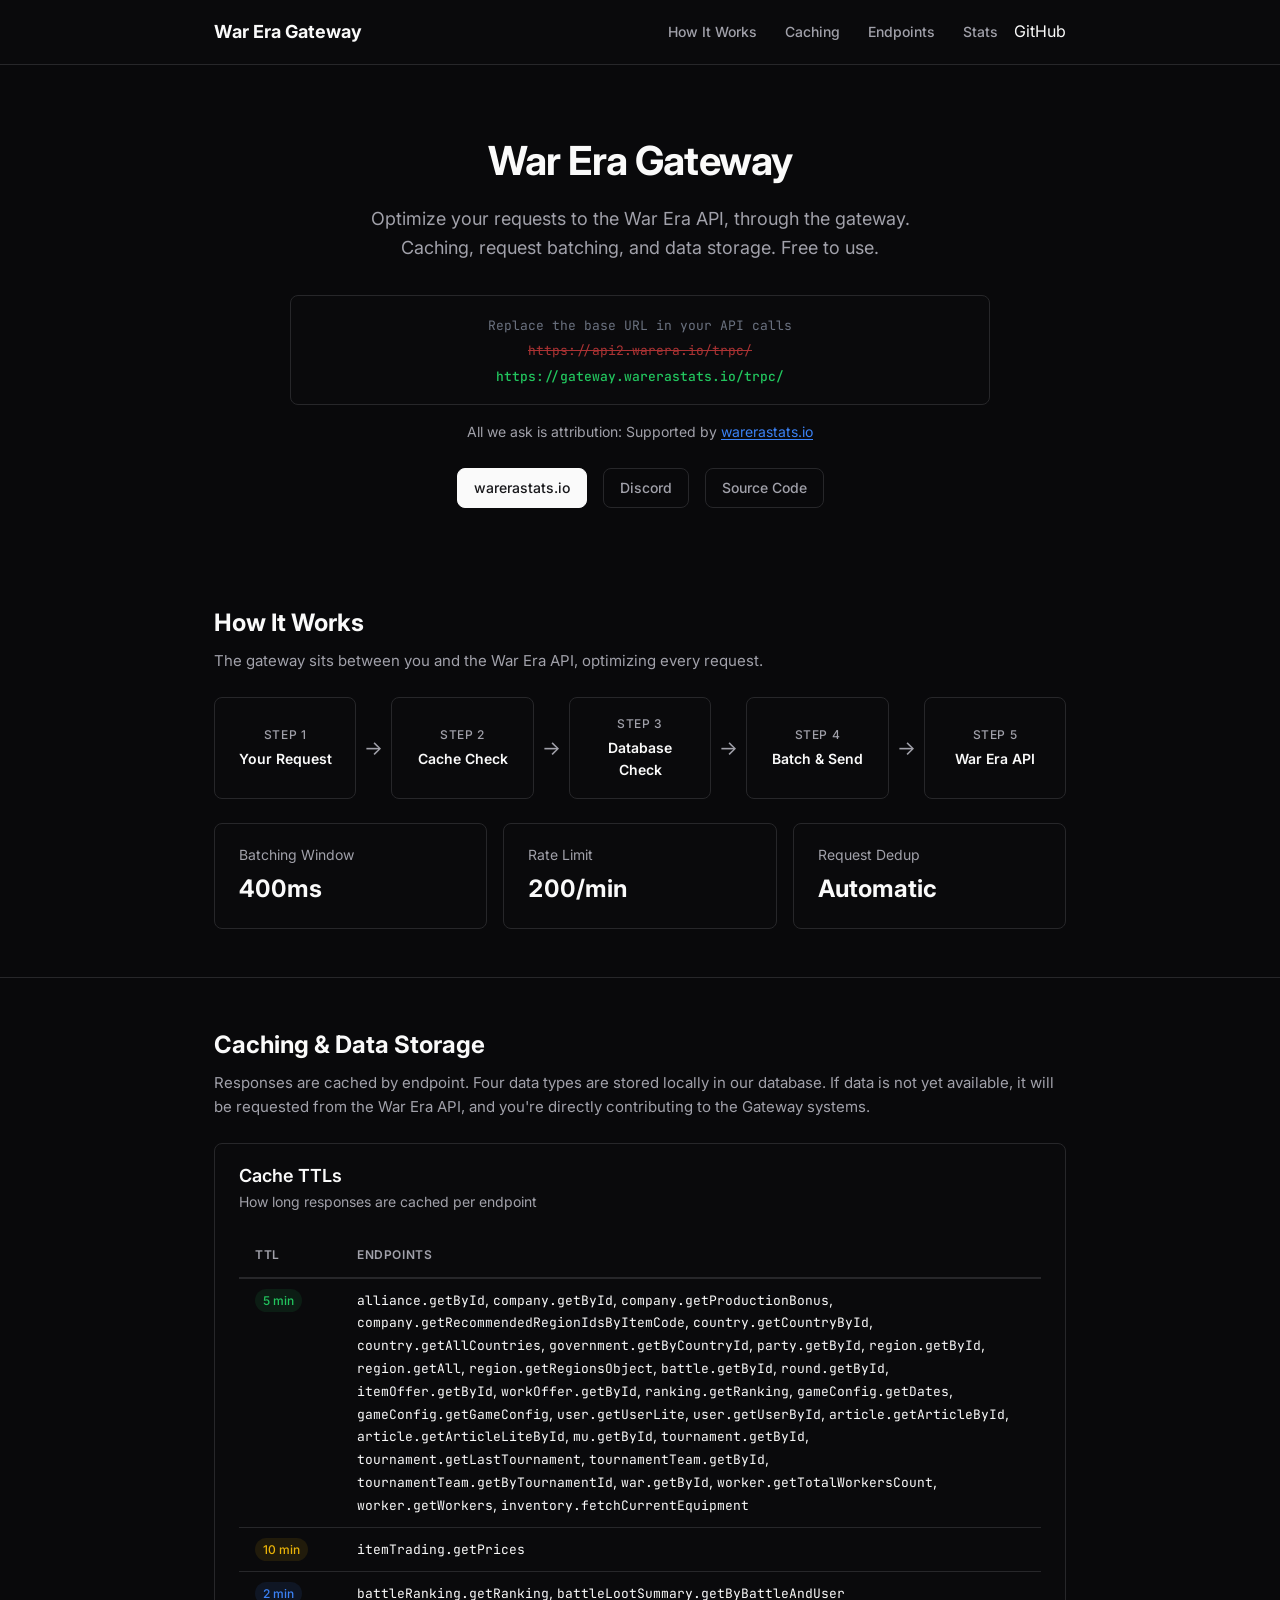
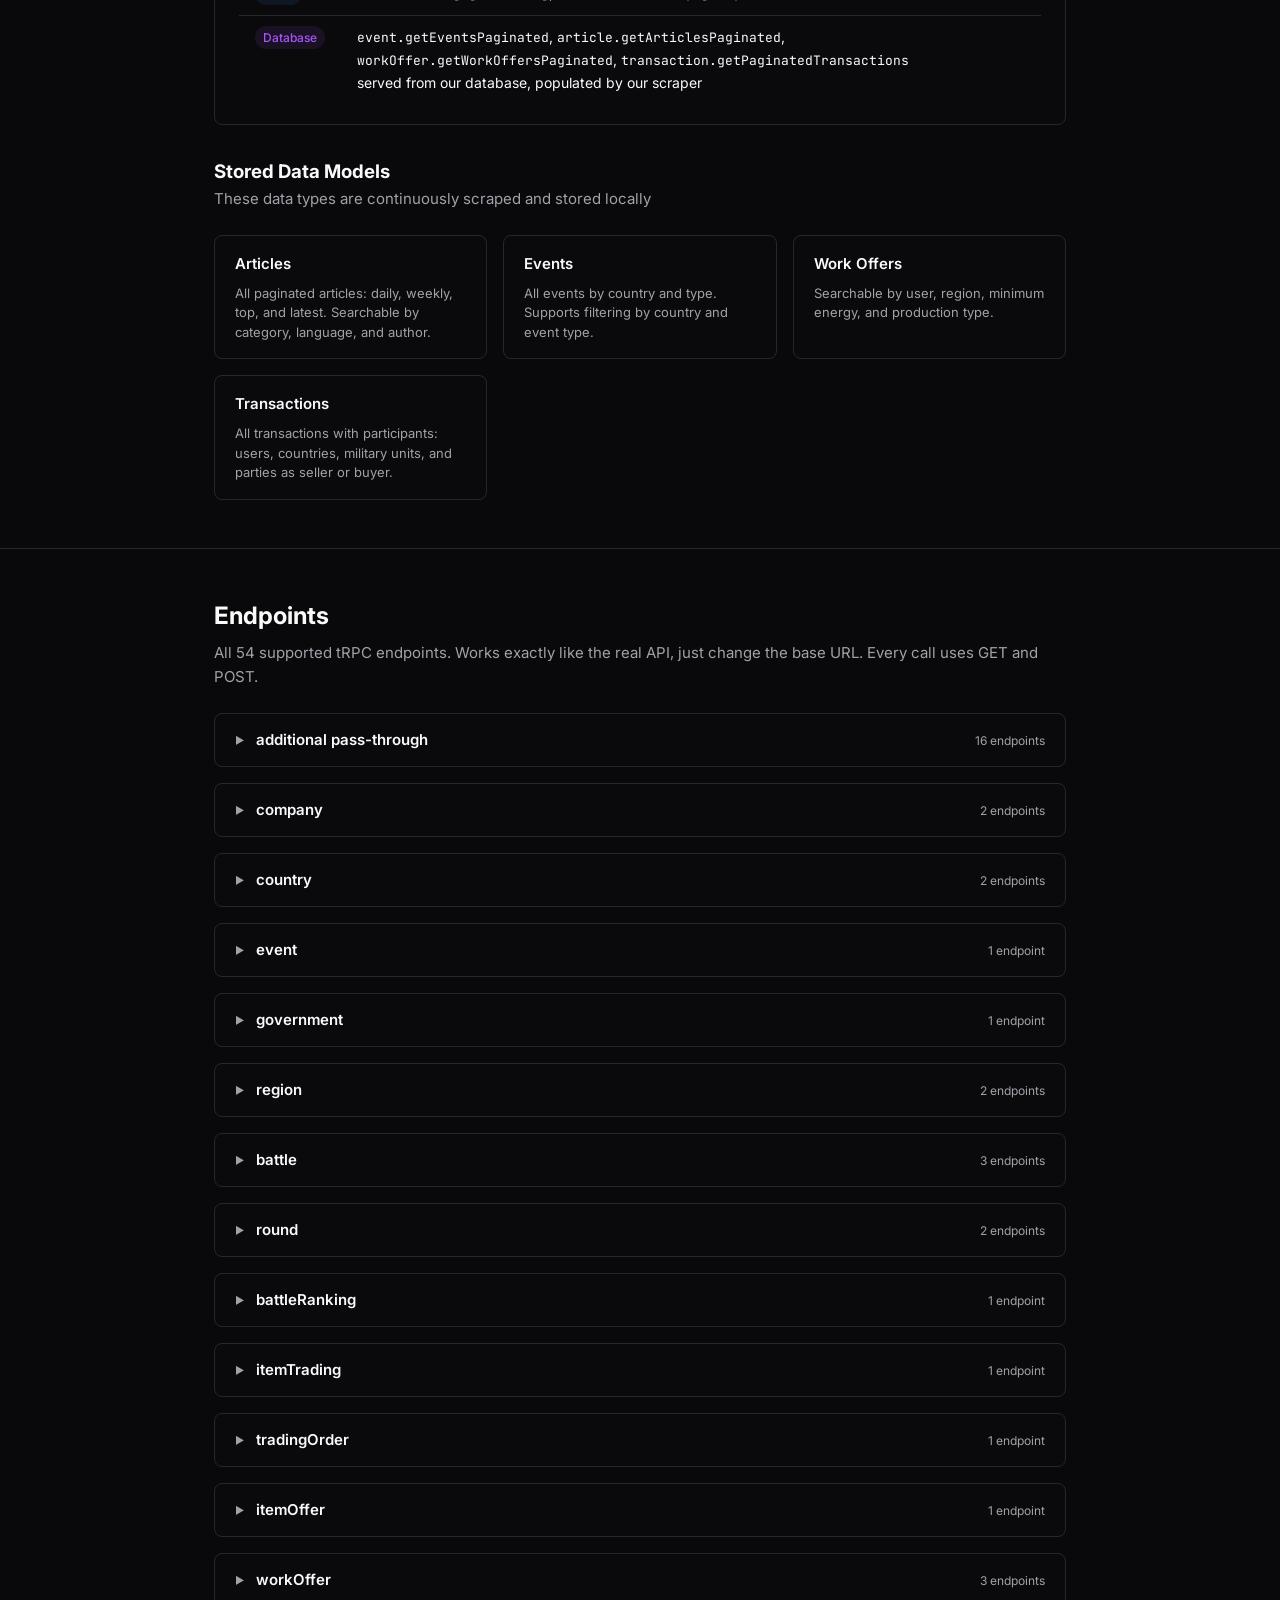
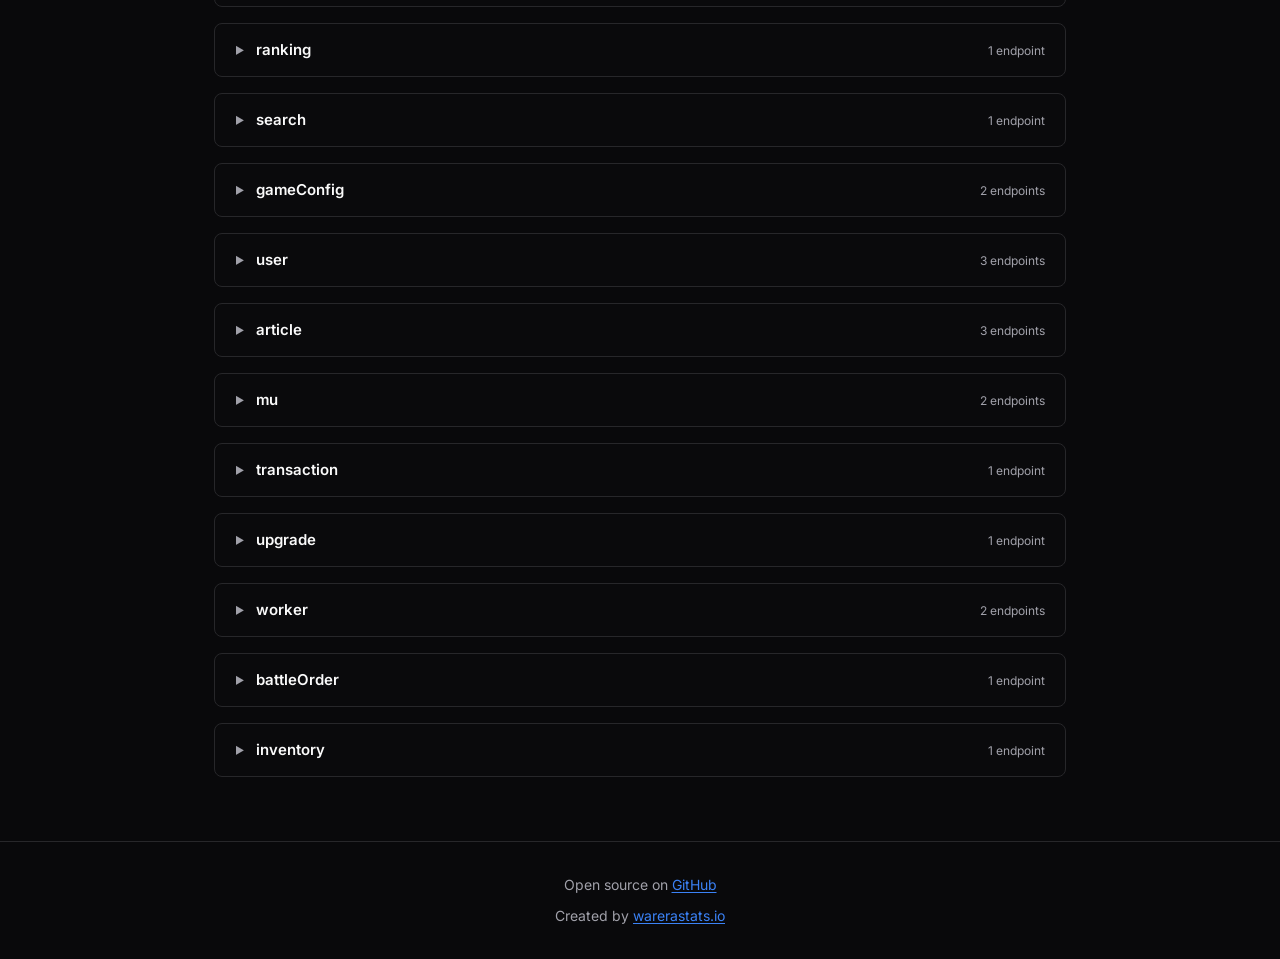
<file: static/index.html>
<!doctype html>
<html lang="en">
  <head>
    <meta charset="UTF-8" />
    <meta name="viewport" content="width=device-width, initial-scale=1.0" />
    <title>War Era Gateway</title>
    <meta
      name="description"
      content="Optimize your requests to the War Era API with caching, batching, and data storage."
    />
    <link rel="preconnect" href="https://fonts.googleapis.com" />
    <link rel="preconnect" href="https://fonts.gstatic.com" crossorigin />
    <link
      href="https://fonts.googleapis.com/css2?family=Inter:wght@400;500;600;700&family=JetBrains+Mono:wght@400;500&display=swap"
      rel="stylesheet"
    />
    <link rel="stylesheet" href="/static/style.css" />
  </head>
  <body>
    <nav class="nav">
      <div class="container nav-inner">
        <span class="nav-logo">War Era Gateway</span>
        <div class="nav-links">
          <a href="#how-it-works">How It Works</a>
          <a href="#caching">Caching</a>
          <a href="#endpoints">Endpoints</a>
          <a href="/stats">Stats</a>
          <aa
            href="https://github.com/Hattorius/War-Era-Gateway"
            target="_blank"
            rel="noopener"
            >GitHub</a
          >
        </div>
      </div>
    </nav>

    <header class="hero">
      <div class="container">
        <h1>War Era Gateway</h1>
        <p class="subtitle">
          Optimize your requests to the War Era API, through the gateway.
          Caching, request batching, and data storage. Free to use.
        </p>

        <div class="quickstart">
          <div class="code-block">
            <code
              ><span class="comment"
                >Replace the base URL in your API calls</span
              ><br />
              <span class="url-old">https://api2.warera.io/trpc/</span><br />
              <span class="url-new"
                >https://gateway.warerastats.io/trpc/</span
              ></code
            >
          </div>
          <p class="attribution">
            All we ask is attribution: Supported by
            <a href="https://warerastats.io/" target="_blank" rel="noopener"
              >warerastats.io</a
            >
          </p>
        </div>

        <div class="hero-links">
          <a
            href="https://warerastats.io/"
            target="_blank"
            rel="noopener"
            class="primary"
            >warerastats.io</a
          >
          <a href="https://discord.gg/VFcpPDys4b" target="_blank" rel="noopener"
            >Discord</a
          >
          <a
            href="https://github.com/Hattorius/War-Era-Gateway"
            target="_blank"
            rel="noopener"
            >Source Code</a
          >
        </div>
      </div>
    </header>

    <section id="how-it-works">
      <div class="container">
        <div class="section-header">
          <h2>How It Works</h2>
          <p>
            The gateway sits between you and the War Era API, optimizing every
            request.
          </p>
        </div>

        <div class="flow">
          <div class="flow-step">
            <span class="step-label">Step 1</span>
            <span class="step-title">Your Request</span>
          </div>
          <div class="flow-arrow">&rarr;</div>
          <div class="flow-step">
            <span class="step-label">Step 2</span>
            <span class="step-title">Cache Check</span>
          </div>
          <div class="flow-arrow">&rarr;</div>
          <div class="flow-step">
            <span class="step-label">Step 3</span>
            <span class="step-title">Database Check</span>
          </div>
          <div class="flow-arrow">&rarr;</div>
          <div class="flow-step">
            <span class="step-label">Step 4</span>
            <span class="step-title">Batch &amp; Send</span>
          </div>
          <div class="flow-arrow">&rarr;</div>
          <div class="flow-step">
            <span class="step-label">Step 5</span>
            <span class="step-title">War Era API</span>
          </div>
        </div>

        <div class="stats-row">
          <div class="stat-card">
            <p class="stat-label">Batching Window</p>
            <p class="stat-value">400ms</p>
          </div>
          <div class="stat-card">
            <p class="stat-label">Rate Limit</p>
            <p class="stat-value">200/min</p>
          </div>
          <div class="stat-card">
            <p class="stat-label">Request Dedup</p>
            <p class="stat-value">Automatic</p>
          </div>
        </div>
      </div>
    </section>

    <section id="caching">
      <div class="container">
        <div class="section-header">
          <h2>Caching &amp; Data Storage</h2>
          <p>
            Responses are cached by endpoint. Four data types are stored locally
            in our database. If data is not yet available, it will be
            requested from the War Era API, and you're directly contributing to
            the Gateway systems.
          </p>
        </div>

        <div class="card">
          <div class="card-header">
            <h3 class="card-title">Cache TTLs</h3>
            <p class="card-description">
              How long responses are cached per endpoint
            </p>
          </div>
          <div class="card-content">
            <table class="cache-table">
              <thead>
                <tr>
                  <th>TTL</th>
                  <th>Endpoints</th>
                </tr>
              </thead>
              <tbody>
                <tr>
                  <td><span class="badge badge-green">5 min</span></td>
                  <td>
                    <span class="mono">alliance.getById</span>,
                    <span class="mono">company.getById</span>,
                    <span class="mono">company.getProductionBonus</span>,
                    <span class="mono"
                      >company.getRecommendedRegionIdsByItemCode</span
                    >,
                    <span class="mono">country.getCountryById</span>,
                    <span class="mono">country.getAllCountries</span>,
                    <span class="mono">government.getByCountryId</span>,
                    <span class="mono">party.getById</span>,
                    <span class="mono">region.getById</span>,
                    <span class="mono">region.getAll</span>,
                    <span class="mono">region.getRegionsObject</span>,
                    <span class="mono">battle.getById</span>,
                    <span class="mono">round.getById</span>,
                    <span class="mono">itemOffer.getById</span>,
                    <span class="mono">workOffer.getById</span>,
                    <span class="mono">ranking.getRanking</span>,
                    <span class="mono">gameConfig.getDates</span>,
                    <span class="mono">gameConfig.getGameConfig</span>,
                    <span class="mono">user.getUserLite</span>,
                    <span class="mono">user.getUserById</span>,
                    <span class="mono">article.getArticleById</span>,
                    <span class="mono">article.getArticleLiteById</span>,
                    <span class="mono">mu.getById</span>,
                    <span class="mono">tournament.getById</span>,
                    <span class="mono">tournament.getLastTournament</span>,
                    <span class="mono">tournamentTeam.getById</span>,
                    <span class="mono">tournamentTeam.getByTournamentId</span>,
                    <span class="mono">war.getById</span>,
                    <span class="mono">worker.getTotalWorkersCount</span>,
                    <span class="mono">worker.getWorkers</span>,
                    <span class="mono">inventory.fetchCurrentEquipment</span>
                  </td>
                </tr>
                <tr>
                  <td><span class="badge badge-yellow">10 min</span></td>
                  <td><span class="mono">itemTrading.getPrices</span></td>
                </tr>
                <tr>
                  <td><span class="badge badge-blue">2 min</span></td>
                  <td>
                    <span class="mono">battleRanking.getRanking</span>,
                    <span class="mono"
                      >battleLootSummary.getByBattleAndUser</span
                    >
                  </td>
                </tr>
                <tr>
                  <td><span class="badge badge-purple">Database</span></td>
                  <td>
                    <span class="mono">event.getEventsPaginated</span>,
                    <span class="mono">article.getArticlesPaginated</span>,
                    <span class="mono">workOffer.getWorkOffersPaginated</span>,
                    <span class="mono"
                      >transaction.getPaginatedTransactions</span
                    ><br />
                    served from our database, populated by our scraper
                  </td>
                </tr>
              </tbody>
            </table>
          </div>
        </div>

        <div class="section-header" style="margin-top: 2rem">
          <h3>Stored Data Models</h3>
          <p>These data types are continuously scraped and stored locally</p>
        </div>

        <div class="models-grid">
          <div class="model-card">
            <h4>Articles</h4>
            <p>
              All paginated articles: daily, weekly, top, and latest. Searchable
              by category, language, and author.
            </p>
          </div>
          <div class="model-card">
            <h4>Events</h4>
            <p>
              All events by country and type. Supports filtering by country and
              event type.
            </p>
          </div>
          <div class="model-card">
            <h4>Work Offers</h4>
            <p>
              Searchable by user, region, minimum energy, and production type.
            </p>
          </div>
          <div class="model-card">
            <h4>Transactions</h4>
            <p>
              All transactions with participants: users, countries, military
              units, and parties as seller or buyer.
            </p>
          </div>
        </div>
      </div>
    </section>

    <section id="endpoints">
      <div class="container">
        <div class="section-header">
          <h2>Endpoints</h2>
          <p>
            All 54 supported tRPC endpoints. Works exactly like the real API,
            just change the base URL. Every call uses GET and POST.
          </p>
        </div>

        <details class="endpoint-group">
          <summary>
            additional pass-through
            <span class="tag-count">16 endpoints</span>
          </summary>
          <div class="endpoint-group-content">
            <div class="endpoint">
              <div class="endpoint-name">Explorer parity additions</div>
              <div class="endpoint-desc">
                These endpoints are enabled in the gateway whitelist and are
                forwarded to the War Era API. Cached routes use the TTLs shown
                above; paginated and search routes are pass-through unless they
                already have database-backed handling.
              </div>
              <p class="no-params">
                <span class="mono">alliance.getById</span>,
                <span class="mono">alliance.getManyPaginated</span>,
                <span class="mono"
                  >battleLootSummary.getByBattleAndUser</span
                >,
                <span class="mono">company.getProductionBonus</span>,
                <span class="mono"
                  >company.getRecommendedRegionIdsByItemCode</span
                >,
                <span class="mono"
                  >mercenaryContractAuction.getPaginatedAuctions</span
                >,
                <span class="mono">party.getById</span>,
                <span class="mono">party.getManyPaginated</span>,
                <span class="mono">region.getAll</span>,
                <span class="mono">search.searchMus</span>,
                <span class="mono">search.searchUsers</span>,
                <span class="mono">tournament.getById</span>,
                <span class="mono">tournament.getLastTournament</span>,
                <span class="mono">tournamentTeam.getById</span>,
                <span class="mono">tournamentTeam.getByTournamentId</span>,
                <span class="mono">war.getById</span>
              </p>
            </div>
          </div>
        </details>

        <details class="endpoint-group">
          <summary>company <span class="tag-count">2 endpoints</span></summary>
          <div class="endpoint-group-content">
            <div class="endpoint">
              <div class="endpoint-name">company.getById</div>
              <div class="endpoint-desc">
                Retrieves detailed information about a specific company
              </div>
              <div class="endpoint-cache">
                <span class="badge badge-green">5 min cache</span>
              </div>
              <table class="params-table">
                <thead>
                  <tr>
                    <th>Parameter</th>
                    <th>Type</th>
                    <th>Required</th>
                    <th>Description</th>
                  </tr>
                </thead>
                <tbody>
                  <tr>
                    <td class="param-name">companyId</td>
                    <td class="param-type">string</td>
                    <td class="param-required">required</td>
                    <td>The unique identifier of the company</td>
                  </tr>
                </tbody>
              </table>
            </div>
            <div class="endpoint">
              <div class="endpoint-name">company.getCompanies</div>
              <div class="endpoint-desc">
                Retrieves a paginated list of companies with optional filtering
              </div>
              <table class="params-table">
                <thead>
                  <tr>
                    <th>Parameter</th>
                    <th>Type</th>
                    <th>Required</th>
                    <th>Description</th>
                  </tr>
                </thead>
                <tbody>
                  <tr>
                    <td class="param-name">userId</td>
                    <td class="param-type">string</td>
                    <td class="param-optional">optional</td>
                    <td>Filter companies by user ID</td>
                  </tr>
                  <tr>
                    <td class="param-name">perPage</td>
                    <td class="param-type">number</td>
                    <td class="param-optional">optional</td>
                    <td>
                      Number of companies per page (1-100)
                      <div class="param-meta">Default: <code>10</code></div>
                    </td>
                  </tr>
                  <tr>
                    <td class="param-name">cursor</td>
                    <td class="param-type">string</td>
                    <td class="param-optional">optional</td>
                    <td>Pagination cursor for next page</td>
                  </tr>
                </tbody>
              </table>
            </div>
          </div>
        </details>

        <details class="endpoint-group">
          <summary>country <span class="tag-count">2 endpoints</span></summary>
          <div class="endpoint-group-content">
            <div class="endpoint">
              <div class="endpoint-name">country.getCountryById</div>
              <div class="endpoint-desc">
                Retrieves detailed information about a specific country
              </div>
              <div class="endpoint-cache">
                <span class="badge badge-green">5 min cache</span>
              </div>
              <table class="params-table">
                <thead>
                  <tr>
                    <th>Parameter</th>
                    <th>Type</th>
                    <th>Required</th>
                    <th>Description</th>
                  </tr>
                </thead>
                <tbody>
                  <tr>
                    <td class="param-name">countryId</td>
                    <td class="param-type">string</td>
                    <td class="param-required">required</td>
                    <td>The unique identifier of the country</td>
                  </tr>
                </tbody>
              </table>
            </div>
            <div class="endpoint">
              <div class="endpoint-name">country.getAllCountries</div>
              <div class="endpoint-desc">
                Retrieves a list of all available countries
              </div>
              <div class="endpoint-cache">
                <span class="badge badge-green">5 min cache</span>
              </div>
              <p class="no-params">No parameters required</p>
            </div>
          </div>
        </details>

        <details class="endpoint-group">
          <summary>event <span class="tag-count">1 endpoint</span></summary>
          <div class="endpoint-group-content">
            <div class="endpoint">
              <div class="endpoint-name">event.getEventsPaginated</div>
              <div class="endpoint-desc">
                Retrieves a paginated list of events with optional country and
                event type filters
              </div>
              <div class="endpoint-cache">
                <span class="badge badge-purple">Database-backed</span>
              </div>
              <table class="params-table">
                <thead>
                  <tr>
                    <th>Parameter</th>
                    <th>Type</th>
                    <th>Required</th>
                    <th>Description</th>
                  </tr>
                </thead>
                <tbody>
                  <tr>
                    <td class="param-name">limit</td>
                    <td class="param-type">number</td>
                    <td class="param-optional">optional</td>
                    <td>
                      The limit of events to get (1-100)
                      <div class="param-meta">Default: <code>10</code></div>
                    </td>
                  </tr>
                  <tr>
                    <td class="param-name">cursor</td>
                    <td class="param-type">string</td>
                    <td class="param-optional">optional</td>
                    <td>The cursor to get the next events</td>
                  </tr>
                  <tr>
                    <td class="param-name">countryId</td>
                    <td class="param-type">string</td>
                    <td class="param-optional">optional</td>
                    <td>Filter events by country ID</td>
                  </tr>
                  <tr>
                    <td class="param-name">eventTypes</td>
                    <td class="param-type">array</td>
                    <td class="param-optional">optional</td>
                    <td>
                      Filter events by event types
                      <div class="param-meta">
                        Values:
                        <span class="enum-values"
                          >warDeclared, peace_agreement, battleOpened,
                          battleEnded, newPresident, regionTransfer, peaceMade,
                          countryMoneyTransfer, depositDiscovered,
                          depositDepleted, systemRevolt, bankruptcy,
                          allianceFormed, allianceBroken, regionLiberated,
                          strategicResourcesReshuffled, resistanceIncreased,
                          resistanceDecreased, revolutionStarted,
                          revolutionEnded, financedRevolt</span
                        >
                      </div>
                    </td>
                  </tr>
                </tbody>
              </table>
            </div>
          </div>
        </details>

        <details class="endpoint-group">
          <summary>
            government <span class="tag-count">1 endpoint</span>
          </summary>
          <div class="endpoint-group-content">
            <div class="endpoint">
              <div class="endpoint-name">government.getByCountryId</div>
              <div class="endpoint-desc">
                Retrieves government information for a specific country
              </div>
              <div class="endpoint-cache">
                <span class="badge badge-green">5 min cache</span>
              </div>
              <table class="params-table">
                <thead>
                  <tr>
                    <th>Parameter</th>
                    <th>Type</th>
                    <th>Required</th>
                    <th>Description</th>
                  </tr>
                </thead>
                <tbody>
                  <tr>
                    <td class="param-name">countryId</td>
                    <td class="param-type">string</td>
                    <td class="param-required">required</td>
                    <td>The unique identifier of the country</td>
                  </tr>
                </tbody>
              </table>
            </div>
          </div>
        </details>

        <details class="endpoint-group">
          <summary>region <span class="tag-count">2 endpoints</span></summary>
          <div class="endpoint-group-content">
            <div class="endpoint">
              <div class="endpoint-name">region.getById</div>
              <div class="endpoint-desc">
                Retrieves detailed information about a specific region
              </div>
              <div class="endpoint-cache">
                <span class="badge badge-green">5 min cache</span>
              </div>
              <table class="params-table">
                <thead>
                  <tr>
                    <th>Parameter</th>
                    <th>Type</th>
                    <th>Required</th>
                    <th>Description</th>
                  </tr>
                </thead>
                <tbody>
                  <tr>
                    <td class="param-name">regionId</td>
                    <td class="param-type">string</td>
                    <td class="param-required">required</td>
                    <td>The unique identifier of the region</td>
                  </tr>
                </tbody>
              </table>
            </div>
            <div class="endpoint">
              <div class="endpoint-name">region.getRegionsObject</div>
              <div class="endpoint-desc">
                Retrieves a complete object containing all available regions
              </div>
              <div class="endpoint-cache">
                <span class="badge badge-green">5 min cache</span>
              </div>
              <p class="no-params">No parameters required</p>
            </div>
          </div>
        </details>

        <details class="endpoint-group">
          <summary>battle <span class="tag-count">3 endpoints</span></summary>
          <div class="endpoint-group-content">
            <div class="endpoint">
              <div class="endpoint-name">battle.getById</div>
              <div class="endpoint-desc">
                Retrieves detailed information about a specific battle
              </div>
              <div class="endpoint-cache">
                <span class="badge badge-green">5 min cache</span>
              </div>
              <table class="params-table">
                <thead>
                  <tr>
                    <th>Parameter</th>
                    <th>Type</th>
                    <th>Required</th>
                    <th>Description</th>
                  </tr>
                </thead>
                <tbody>
                  <tr>
                    <td class="param-name">battleId</td>
                    <td class="param-type">string</td>
                    <td class="param-required">required</td>
                    <td>The unique identifier of the battle</td>
                  </tr>
                </tbody>
              </table>
            </div>
            <div class="endpoint">
              <div class="endpoint-name">battle.getLiveBattleData</div>
              <div class="endpoint-desc">
                Retrieves real-time battle data including current round
                information
              </div>
              <table class="params-table">
                <thead>
                  <tr>
                    <th>Parameter</th>
                    <th>Type</th>
                    <th>Required</th>
                    <th>Description</th>
                  </tr>
                </thead>
                <tbody>
                  <tr>
                    <td class="param-name">battleId</td>
                    <td class="param-type">string</td>
                    <td class="param-required">required</td>
                    <td>The unique identifier of the battle</td>
                  </tr>
                  <tr>
                    <td class="param-name">roundNumber</td>
                    <td class="param-type">number</td>
                    <td class="param-optional">optional</td>
                    <td>Optional specific round number to retrieve</td>
                  </tr>
                </tbody>
              </table>
            </div>
            <div class="endpoint">
              <div class="endpoint-name">battle.getBattles</div>
              <div class="endpoint-desc">Retrieves a list of battles</div>
              <table class="params-table">
                <thead>
                  <tr>
                    <th>Parameter</th>
                    <th>Type</th>
                    <th>Required</th>
                    <th>Description</th>
                  </tr>
                </thead>
                <tbody>
                  <tr>
                    <td class="param-name">isActive</td>
                    <td class="param-type">boolean</td>
                    <td class="param-optional">optional</td>
                    <td>Whether to get active battles</td>
                  </tr>
                  <tr>
                    <td class="param-name">limit</td>
                    <td class="param-type">number</td>
                    <td class="param-optional">optional</td>
                    <td>
                      The limit of battles to get (1-100)
                      <div class="param-meta">Default: <code>10</code></div>
                    </td>
                  </tr>
                  <tr>
                    <td class="param-name">cursor</td>
                    <td class="param-type">string</td>
                    <td class="param-optional">optional</td>
                    <td>The cursor to get the next battles</td>
                  </tr>
                  <tr>
                    <td class="param-name">direction</td>
                    <td class="param-type">string</td>
                    <td class="param-optional">optional</td>
                    <td>
                      The direction to get the battles
                      <div class="param-meta">
                        Values:
                        <span class="enum-values">forward, backward</span>
                      </div>
                    </td>
                  </tr>
                  <tr>
                    <td class="param-name">filter</td>
                    <td class="param-type">string</td>
                    <td class="param-optional">optional</td>
                    <td>
                      Filter type for battles
                      <div class="param-meta">
                        Values:
                        <span class="enum-values"
                          >all, yourCountry, yourEnemies</span
                        >
                      </div>
                    </td>
                  </tr>
                  <tr>
                    <td class="param-name">defenderRegionId</td>
                    <td class="param-type">string</td>
                    <td class="param-optional">optional</td>
                    <td>Filter battles by defender region ID</td>
                  </tr>
                  <tr>
                    <td class="param-name">warId</td>
                    <td class="param-type">string</td>
                    <td class="param-optional">optional</td>
                    <td>Filter battles by war ID</td>
                  </tr>
                  <tr>
                    <td class="param-name">countryId</td>
                    <td class="param-type">string</td>
                    <td class="param-optional">optional</td>
                    <td>Filter battles by country ID</td>
                  </tr>
                </tbody>
              </table>
            </div>
          </div>
        </details>

        <details class="endpoint-group">
          <summary>round <span class="tag-count">2 endpoints</span></summary>
          <div class="endpoint-group-content">
            <div class="endpoint">
              <div class="endpoint-name">round.getById</div>
              <div class="endpoint-desc">
                Retrieves detailed information about a specific battle round
              </div>
              <div class="endpoint-cache">
                <span class="badge badge-green">5 min cache</span>
              </div>
              <table class="params-table">
                <thead>
                  <tr>
                    <th>Parameter</th>
                    <th>Type</th>
                    <th>Required</th>
                    <th>Description</th>
                  </tr>
                </thead>
                <tbody>
                  <tr>
                    <td class="param-name">roundId</td>
                    <td class="param-type">string</td>
                    <td class="param-required">required</td>
                    <td>The unique identifier of the round</td>
                  </tr>
                </tbody>
              </table>
            </div>
            <div class="endpoint">
              <div class="endpoint-name">round.getLastHits</div>
              <div class="endpoint-desc">
                Retrieves the most recent hits/damages in a specific battle
                round
              </div>
              <table class="params-table">
                <thead>
                  <tr>
                    <th>Parameter</th>
                    <th>Type</th>
                    <th>Required</th>
                    <th>Description</th>
                  </tr>
                </thead>
                <tbody>
                  <tr>
                    <td class="param-name">roundId</td>
                    <td class="param-type">string</td>
                    <td class="param-required">required</td>
                    <td>The unique identifier of the round</td>
                  </tr>
                </tbody>
              </table>
            </div>
          </div>
        </details>

        <details class="endpoint-group">
          <summary>
            battleRanking <span class="tag-count">1 endpoint</span>
          </summary>
          <div class="endpoint-group-content">
            <div class="endpoint">
              <div class="endpoint-name">battleRanking.getRanking</div>
              <div class="endpoint-desc">
                Retrieves damage, ground, or money rankings for users or
                countries in battles, rounds, or wars
              </div>
              <div class="endpoint-cache">
                <span class="badge badge-blue">2 min cache</span>
              </div>
              <table class="params-table">
                <thead>
                  <tr>
                    <th>Parameter</th>
                    <th>Type</th>
                    <th>Required</th>
                    <th>Description</th>
                  </tr>
                </thead>
                <tbody>
                  <tr>
                    <td class="param-name">dataType</td>
                    <td class="param-type">string</td>
                    <td class="param-required">required</td>
                    <td>
                      Type of ranking data to retrieve
                      <div class="param-meta">
                        Values:
                        <span class="enum-values">damage, points, money</span>
                      </div>
                    </td>
                  </tr>
                  <tr>
                    <td class="param-name">type</td>
                    <td class="param-type">string</td>
                    <td class="param-required">required</td>
                    <td>
                      Whether to rank by user or country
                      <div class="param-meta">
                        Values:
                        <span class="enum-values">user, country, mu</span>
                      </div>
                    </td>
                  </tr>
                  <tr>
                    <td class="param-name">side</td>
                    <td class="param-type">string</td>
                    <td class="param-required">required</td>
                    <td>
                      Which side of the battle to rank
                      <div class="param-meta">
                        Values:
                        <span class="enum-values"
                          >attacker, defender, merged</span
                        >
                      </div>
                    </td>
                  </tr>
                  <tr>
                    <td class="param-name">battleId</td>
                    <td class="param-type">string</td>
                    <td class="param-optional">optional</td>
                    <td>Optional battle ID to filter rankings</td>
                  </tr>
                  <tr>
                    <td class="param-name">roundId</td>
                    <td class="param-type">string</td>
                    <td class="param-optional">optional</td>
                    <td>Optional round ID to filter rankings</td>
                  </tr>
                  <tr>
                    <td class="param-name">warId</td>
                    <td class="param-type">string</td>
                    <td class="param-optional">optional</td>
                    <td>Optional war ID to filter rankings</td>
                  </tr>
                </tbody>
              </table>
            </div>
          </div>
        </details>

        <details class="endpoint-group">
          <summary>
            itemTrading <span class="tag-count">1 endpoint</span>
          </summary>
          <div class="endpoint-group-content">
            <div class="endpoint">
              <div class="endpoint-name">itemTrading.getPrices</div>
              <div class="endpoint-desc">
                Retrieves current market prices for all tradeable items
              </div>
              <div class="endpoint-cache">
                <span class="badge badge-yellow">10 min cache</span>
              </div>
              <p class="no-params">No parameters required</p>
            </div>
          </div>
        </details>

        <details class="endpoint-group">
          <summary>
            tradingOrder <span class="tag-count">1 endpoint</span>
          </summary>
          <div class="endpoint-group-content">
            <div class="endpoint">
              <div class="endpoint-name">tradingOrder.getTopOrders</div>
              <div class="endpoint-desc">
                Retrieves the best orders for an item
              </div>
              <table class="params-table">
                <thead>
                  <tr>
                    <th>Parameter</th>
                    <th>Type</th>
                    <th>Required</th>
                    <th>Description</th>
                  </tr>
                </thead>
                <tbody>
                  <tr>
                    <td class="param-name">itemCode</td>
                    <td class="param-type">string</td>
                    <td class="param-required">required</td>
                    <td>The item code to get orders for</td>
                  </tr>
                  <tr>
                    <td class="param-name">limit</td>
                    <td class="param-type">integer</td>
                    <td class="param-optional">optional</td>
                    <td>
                      The limit of orders to get (max 100)
                      <div class="param-meta">Default: <code>10</code></div>
                    </td>
                  </tr>
                </tbody>
              </table>
            </div>
          </div>
        </details>

        <details class="endpoint-group">
          <summary>itemOffer <span class="tag-count">1 endpoint</span></summary>
          <div class="endpoint-group-content">
            <div class="endpoint">
              <div class="endpoint-name">itemOffer.getById</div>
              <div class="endpoint-desc">
                Retrieves detailed information about a specific item offer
              </div>
              <div class="endpoint-cache">
                <span class="badge badge-green">5 min cache</span>
              </div>
              <table class="params-table">
                <thead>
                  <tr>
                    <th>Parameter</th>
                    <th>Type</th>
                    <th>Required</th>
                    <th>Description</th>
                  </tr>
                </thead>
                <tbody>
                  <tr>
                    <td class="param-name">itemOfferId</td>
                    <td class="param-type">string</td>
                    <td class="param-required">required</td>
                    <td>The unique identifier of the item offer</td>
                  </tr>
                </tbody>
              </table>
            </div>
          </div>
        </details>

        <details class="endpoint-group">
          <summary>
            workOffer <span class="tag-count">3 endpoints</span>
          </summary>
          <div class="endpoint-group-content">
            <div class="endpoint">
              <div class="endpoint-name">workOffer.getById</div>
              <div class="endpoint-desc">
                Retrieves detailed information about a specific work offer
              </div>
              <div class="endpoint-cache">
                <span class="badge badge-green">5 min cache</span>
              </div>
              <table class="params-table">
                <thead>
                  <tr>
                    <th>Parameter</th>
                    <th>Type</th>
                    <th>Required</th>
                    <th>Description</th>
                  </tr>
                </thead>
                <tbody>
                  <tr>
                    <td class="param-name">workOfferId</td>
                    <td class="param-type">string</td>
                    <td class="param-required">required</td>
                    <td>The unique identifier of the work offer</td>
                  </tr>
                </tbody>
              </table>
            </div>
            <div class="endpoint">
              <div class="endpoint-name">workOffer.getWorkOfferByCompanyId</div>
              <div class="endpoint-desc">
                Retrieves work offer for a specific company
              </div>
              <table class="params-table">
                <thead>
                  <tr>
                    <th>Parameter</th>
                    <th>Type</th>
                    <th>Required</th>
                    <th>Description</th>
                  </tr>
                </thead>
                <tbody>
                  <tr>
                    <td class="param-name">companyId</td>
                    <td class="param-type">string</td>
                    <td class="param-required">required</td>
                    <td>The unique identifier of the company</td>
                  </tr>
                </tbody>
              </table>
            </div>
            <div class="endpoint">
              <div class="endpoint-name">workOffer.getWorkOffersPaginated</div>
              <div class="endpoint-desc">
                Retrieves a paginated list of work offers with optional user and
                region filtering
              </div>
              <div class="endpoint-cache">
                <span class="badge badge-purple">Database-backed</span>
              </div>
              <table class="params-table">
                <thead>
                  <tr>
                    <th>Parameter</th>
                    <th>Type</th>
                    <th>Required</th>
                    <th>Description</th>
                  </tr>
                </thead>
                <tbody>
                  <tr>
                    <td class="param-name">userId</td>
                    <td class="param-type">string</td>
                    <td class="param-optional">optional</td>
                    <td>Filter by user ID</td>
                  </tr>
                  <tr>
                    <td class="param-name">regionId</td>
                    <td class="param-type">string</td>
                    <td class="param-optional">optional</td>
                    <td>Filter by region ID</td>
                  </tr>
                  <tr>
                    <td class="param-name">cursor</td>
                    <td class="param-type">string</td>
                    <td class="param-optional">optional</td>
                    <td>Pagination cursor</td>
                  </tr>
                  <tr>
                    <td class="param-name">limit</td>
                    <td class="param-type">integer</td>
                    <td class="param-optional">optional</td>
                    <td>
                      Number of results
                      <div class="param-meta">Default: <code>10</code></div>
                    </td>
                  </tr>
                  <tr>
                    <td class="param-name">energy</td>
                    <td class="param-type">number</td>
                    <td class="param-optional">optional</td>
                    <td>Minimum energy filter (min 0)</td>
                  </tr>
                  <tr>
                    <td class="param-name">production</td>
                    <td class="param-type">number</td>
                    <td class="param-optional">optional</td>
                    <td>Minimum production filter (min 0)</td>
                  </tr>
                  <tr>
                    <td class="param-name">citizenship</td>
                    <td class="param-type">string</td>
                    <td class="param-optional">optional</td>
                    <td>Filter by citizenship</td>
                  </tr>
                </tbody>
              </table>
            </div>
          </div>
        </details>

        <details class="endpoint-group">
          <summary>ranking <span class="tag-count">1 endpoint</span></summary>
          <div class="endpoint-group-content">
            <div class="endpoint">
              <div class="endpoint-name">ranking.getRanking</div>
              <div class="endpoint-desc">
                Retrieves ranking data for the specified ranking type
              </div>
              <div class="endpoint-cache">
                <span class="badge badge-green">5 min cache</span>
              </div>
              <table class="params-table">
                <thead>
                  <tr>
                    <th>Parameter</th>
                    <th>Type</th>
                    <th>Required</th>
                    <th>Description</th>
                  </tr>
                </thead>
                <tbody>
                  <tr>
                    <td class="param-name">rankingType</td>
                    <td class="param-type">string</td>
                    <td class="param-required">required</td>
                    <td>
                      The type of ranking to retrieve
                      <div class="param-meta">
                        Values:
                        <span class="enum-values"
                          >weeklyCountryDamages, weeklyCountryDamagesPerCitizen,
                          countryRegionDiff, countryDevelopment,
                          countryActivePopulation, countryDamages,
                          countryWealth, countryProductionBonus, countryBounty,
                          weeklyUserDamages, userDamages, userWealth, userLevel,
                          userReferrals, userSubscribers, userTerrain,
                          userPremiumMonths, userPremiumGifts, userCasesOpened,
                          userGemsPurchased, userBounty, muWeeklyDamages,
                          muDamages, muTerrain, muWealth, muBounty</span
                        >
                      </div>
                    </td>
                  </tr>
                </tbody>
              </table>
            </div>
          </div>
        </details>

        <details class="endpoint-group">
          <summary>search <span class="tag-count">1 endpoint</span></summary>
          <div class="endpoint-group-content">
            <div class="endpoint">
              <div class="endpoint-name">search.searchAnything</div>
              <div class="endpoint-desc">
                Performs a global search across users, countries, regions,
                military units, parties, and other entities
              </div>
              <table class="params-table">
                <thead>
                  <tr>
                    <th>Parameter</th>
                    <th>Type</th>
                    <th>Required</th>
                    <th>Description</th>
                  </tr>
                </thead>
                <tbody>
                  <tr>
                    <td class="param-name">searchText</td>
                    <td class="param-type">string</td>
                    <td class="param-required">required</td>
                    <td>The search query string</td>
                  </tr>
                </tbody>
              </table>
            </div>
          </div>
        </details>

        <details class="endpoint-group">
          <summary>
            gameConfig <span class="tag-count">2 endpoints</span>
          </summary>
          <div class="endpoint-group-content">
            <div class="endpoint">
              <div class="endpoint-name">gameConfig.getDates</div>
              <div class="endpoint-desc">
                Retrieves game-related dates and timings
              </div>
              <div class="endpoint-cache">
                <span class="badge badge-green">5 min cache</span>
              </div>
              <p class="no-params">No parameters required</p>
            </div>
            <div class="endpoint">
              <div class="endpoint-name">gameConfig.getGameConfig</div>
              <div class="endpoint-desc">
                Retrieves static game configuration
              </div>
              <div class="endpoint-cache">
                <span class="badge badge-green">5 min cache</span>
              </div>
              <p class="no-params">No parameters required</p>
            </div>
          </div>
        </details>

        <details class="endpoint-group">
          <summary>user <span class="tag-count">3 endpoints</span></summary>
          <div class="endpoint-group-content">
            <div class="endpoint">
              <div class="endpoint-name">user.getUserLite</div>
              <div class="endpoint-desc">
                Retrieves basic public information about a user including
                username, skills, and rankings
              </div>
              <div class="endpoint-cache">
                <span class="badge badge-green">5 min cache</span>
              </div>
              <table class="params-table">
                <thead>
                  <tr>
                    <th>Parameter</th>
                    <th>Type</th>
                    <th>Required</th>
                    <th>Description</th>
                  </tr>
                </thead>
                <tbody>
                  <tr>
                    <td class="param-name">userId</td>
                    <td class="param-type">string</td>
                    <td class="param-required">required</td>
                    <td>The unique identifier of the user</td>
                  </tr>
                </tbody>
              </table>
            </div>
            <div class="endpoint">
              <div class="endpoint-name">user.getUsersByCountry</div>
              <div class="endpoint-desc">
                Retrieves a list of users by country
              </div>
              <table class="params-table">
                <thead>
                  <tr>
                    <th>Parameter</th>
                    <th>Type</th>
                    <th>Required</th>
                    <th>Description</th>
                  </tr>
                </thead>
                <tbody>
                  <tr>
                    <td class="param-name">countryId</td>
                    <td class="param-type">string</td>
                    <td class="param-required">required</td>
                    <td>The country ID</td>
                  </tr>
                  <tr>
                    <td class="param-name">limit</td>
                    <td class="param-type">number</td>
                    <td class="param-optional">optional</td>
                    <td>
                      Number of results (1-100)
                      <div class="param-meta">Default: <code>10</code></div>
                    </td>
                  </tr>
                  <tr>
                    <td class="param-name">cursor</td>
                    <td class="param-type">string</td>
                    <td class="param-optional">optional</td>
                    <td>Pagination cursor</td>
                  </tr>
                </tbody>
              </table>
            </div>
            <div class="endpoint">
              <div class="endpoint-name">user.getUserById</div>
              <div class="endpoint-desc">
                Retrieves public information about a user by their ID
              </div>
              <div class="endpoint-cache">
                <span class="badge badge-green">5 min cache</span>
              </div>
              <table class="params-table">
                <thead>
                  <tr>
                    <th>Parameter</th>
                    <th>Type</th>
                    <th>Required</th>
                    <th>Description</th>
                  </tr>
                </thead>
                <tbody>
                  <tr>
                    <td class="param-name">userId</td>
                    <td class="param-type">string</td>
                    <td class="param-required">required</td>
                    <td>The unique identifier of the user</td>
                  </tr>
                </tbody>
              </table>
            </div>
          </div>
        </details>

        <details class="endpoint-group">
          <summary>article <span class="tag-count">3 endpoints</span></summary>
          <div class="endpoint-group-content">
            <div class="endpoint">
              <div class="endpoint-name">article.getArticleById</div>
              <div class="endpoint-desc">
                Retrieves detailed information about a specific article
              </div>
              <div class="endpoint-cache">
                <span class="badge badge-green">5 min cache</span>
              </div>
              <table class="params-table">
                <thead>
                  <tr>
                    <th>Parameter</th>
                    <th>Type</th>
                    <th>Required</th>
                    <th>Description</th>
                  </tr>
                </thead>
                <tbody>
                  <tr>
                    <td class="param-name">articleId</td>
                    <td class="param-type">string</td>
                    <td class="param-required">required</td>
                    <td>The ID of the article to get</td>
                  </tr>
                </tbody>
              </table>
            </div>
            <div class="endpoint">
              <div class="endpoint-name">article.getArticleLiteById</div>
              <div class="endpoint-desc">
                Retrieves only the title and basic stats of an article without
                counting as a view
              </div>
              <div class="endpoint-cache">
                <span class="badge badge-green">5 min cache</span>
              </div>
              <table class="params-table">
                <thead>
                  <tr>
                    <th>Parameter</th>
                    <th>Type</th>
                    <th>Required</th>
                    <th>Description</th>
                  </tr>
                </thead>
                <tbody>
                  <tr>
                    <td class="param-name">articleId</td>
                    <td class="param-type">string</td>
                    <td class="param-required">required</td>
                    <td>The ID of the article to get</td>
                  </tr>
                </tbody>
              </table>
            </div>
            <div class="endpoint">
              <div class="endpoint-name">article.getArticlesPaginated</div>
              <div class="endpoint-desc">
                Retrieves a paginated list of articles
              </div>
              <div class="endpoint-cache">
                <span class="badge badge-purple">Database-backed</span>
              </div>
              <table class="params-table">
                <thead>
                  <tr>
                    <th>Parameter</th>
                    <th>Type</th>
                    <th>Required</th>
                    <th>Description</th>
                  </tr>
                </thead>
                <tbody>
                  <tr>
                    <td class="param-name">type</td>
                    <td class="param-type">string</td>
                    <td class="param-required">required</td>
                    <td>
                      The type of articles to get
                      <div class="param-meta">
                        Values:
                        <span class="enum-values"
                          >daily, weekly, top, my, subscriptions, last</span
                        >
                      </div>
                    </td>
                  </tr>
                  <tr>
                    <td class="param-name">limit</td>
                    <td class="param-type">number</td>
                    <td class="param-optional">optional</td>
                    <td>
                      The limit of articles to get (1-100)
                      <div class="param-meta">Default: <code>10</code></div>
                    </td>
                  </tr>
                  <tr>
                    <td class="param-name">cursor</td>
                    <td class="param-type">string</td>
                    <td class="param-optional">optional</td>
                    <td>Pagination cursor</td>
                  </tr>
                  <tr>
                    <td class="param-name">userId</td>
                    <td class="param-type">string</td>
                    <td class="param-optional">optional</td>
                    <td>The user ID to get articles for</td>
                  </tr>
                  <tr>
                    <td class="param-name">categories</td>
                    <td class="param-type">array</td>
                    <td class="param-optional">optional</td>
                    <td>The categories to filter by</td>
                  </tr>
                  <tr>
                    <td class="param-name">languages</td>
                    <td class="param-type">array</td>
                    <td class="param-optional">optional</td>
                    <td>The languages to filter by</td>
                  </tr>
                  <tr>
                    <td class="param-name">positiveScoreOnly</td>
                    <td class="param-type">boolean</td>
                    <td class="param-optional">optional</td>
                    <td>Only show articles with a positive score</td>
                  </tr>
                </tbody>
              </table>
            </div>
          </div>
        </details>

        <details class="endpoint-group">
          <summary>mu <span class="tag-count">2 endpoints</span></summary>
          <div class="endpoint-group-content">
            <div class="endpoint">
              <div class="endpoint-name">mu.getById</div>
              <div class="endpoint-desc">
                Retrieves detailed information about a specific military unit
              </div>
              <div class="endpoint-cache">
                <span class="badge badge-green">5 min cache</span>
              </div>
              <table class="params-table">
                <thead>
                  <tr>
                    <th>Parameter</th>
                    <th>Type</th>
                    <th>Required</th>
                    <th>Description</th>
                  </tr>
                </thead>
                <tbody>
                  <tr>
                    <td class="param-name">muId</td>
                    <td class="param-type">string</td>
                    <td class="param-required">required</td>
                    <td>The unique identifier of the military unit</td>
                  </tr>
                </tbody>
              </table>
            </div>
            <div class="endpoint">
              <div class="endpoint-name">mu.getManyPaginated</div>
              <div class="endpoint-desc">
                Retrieves a paginated list of military units with optional
                filters
              </div>
              <table class="params-table">
                <thead>
                  <tr>
                    <th>Parameter</th>
                    <th>Type</th>
                    <th>Required</th>
                    <th>Description</th>
                  </tr>
                </thead>
                <tbody>
                  <tr>
                    <td class="param-name">limit</td>
                    <td class="param-type">number</td>
                    <td class="param-optional">optional</td>
                    <td>
                      Number of results (1-100)
                      <div class="param-meta">Default: <code>20</code></div>
                    </td>
                  </tr>
                  <tr>
                    <td class="param-name">cursor</td>
                    <td class="param-type">string</td>
                    <td class="param-optional">optional</td>
                    <td>Pagination cursor</td>
                  </tr>
                  <tr>
                    <td class="param-name">memberId</td>
                    <td class="param-type">string</td>
                    <td class="param-optional">optional</td>
                    <td>Filter by member ID</td>
                  </tr>
                  <tr>
                    <td class="param-name">userId</td>
                    <td class="param-type">string</td>
                    <td class="param-optional">optional</td>
                    <td>Filter by user ID</td>
                  </tr>
                  <tr>
                    <td class="param-name">search</td>
                    <td class="param-type">string</td>
                    <td class="param-optional">optional</td>
                    <td>Search query</td>
                  </tr>
                </tbody>
              </table>
            </div>
          </div>
        </details>

        <details class="endpoint-group">
          <summary>
            transaction <span class="tag-count">1 endpoint</span>
          </summary>
          <div class="endpoint-group-content">
            <div class="endpoint">
              <div class="endpoint-name">
                transaction.getPaginatedTransactions
              </div>
              <div class="endpoint-desc">
                Retrieves a paginated list of transactions
              </div>
              <div class="endpoint-cache">
                <span class="badge badge-purple">Database-backed</span>
              </div>
              <table class="params-table">
                <thead>
                  <tr>
                    <th>Parameter</th>
                    <th>Type</th>
                    <th>Required</th>
                    <th>Description</th>
                  </tr>
                </thead>
                <tbody>
                  <tr>
                    <td class="param-name">limit</td>
                    <td class="param-type">integer</td>
                    <td class="param-optional">optional</td>
                    <td>
                      The limit of transactions to get (max 100)
                      <div class="param-meta">Default: <code>10</code></div>
                    </td>
                  </tr>
                  <tr>
                    <td class="param-name">cursor</td>
                    <td class="param-type">string</td>
                    <td class="param-optional">optional</td>
                    <td>The cursor to get the next page</td>
                  </tr>
                  <tr>
                    <td class="param-name">userId</td>
                    <td class="param-type">string</td>
                    <td class="param-optional">optional</td>
                    <td>Filter by user ID</td>
                  </tr>
                  <tr>
                    <td class="param-name">muId</td>
                    <td class="param-type">string</td>
                    <td class="param-optional">optional</td>
                    <td>Filter by military unit ID</td>
                  </tr>
                  <tr>
                    <td class="param-name">countryId</td>
                    <td class="param-type">string</td>
                    <td class="param-optional">optional</td>
                    <td>Filter by country ID</td>
                  </tr>
                  <tr>
                    <td class="param-name">partyId</td>
                    <td class="param-type">string</td>
                    <td class="param-optional">optional</td>
                    <td>Filter by party ID</td>
                  </tr>
                  <tr>
                    <td class="param-name">itemCode</td>
                    <td class="param-type">string</td>
                    <td class="param-optional">optional</td>
                    <td>Filter by item code</td>
                  </tr>
                  <tr>
                    <td class="param-name">transactionType</td>
                    <td class="param-type">string | array</td>
                    <td class="param-optional">optional</td>
                    <td>
                      The type(s) of transactions to get
                      <div class="param-meta">
                        Values:
                        <span class="enum-values"
                          >applicationFee, trading, itemMarket, wage, donation,
                          articleTip, openCase, craftItem, dismantleItem,
                          battleLoot</span
                        >
                      </div>
                    </td>
                  </tr>
                </tbody>
              </table>
            </div>
          </div>
        </details>

        <details class="endpoint-group">
          <summary>upgrade <span class="tag-count">1 endpoint</span></summary>
          <div class="endpoint-group-content">
            <div class="endpoint">
              <div class="endpoint-name">upgrade.getUpgradeByTypeAndEntity</div>
              <div class="endpoint-desc">
                Retrieves upgrade information for a specific upgrade type and
                entity (region, company, or military unit)
              </div>
              <table class="params-table">
                <thead>
                  <tr>
                    <th>Parameter</th>
                    <th>Type</th>
                    <th>Required</th>
                    <th>Description</th>
                  </tr>
                </thead>
                <tbody>
                  <tr>
                    <td class="param-name">upgradeType</td>
                    <td class="param-type">string</td>
                    <td class="param-required">required</td>
                    <td>
                      The upgrade type to get
                      <div class="param-meta">
                        Values:
                        <span class="enum-values"
                          >bunker, base, pacificationCenter, storage,
                          automatedEngine, breakRoom, headquarters,
                          dormitories</span
                        >
                      </div>
                    </td>
                  </tr>
                  <tr>
                    <td class="param-name">regionId</td>
                    <td class="param-type">string</td>
                    <td class="param-optional">optional</td>
                    <td>The region ID to get upgrade for</td>
                  </tr>
                  <tr>
                    <td class="param-name">companyId</td>
                    <td class="param-type">string</td>
                    <td class="param-optional">optional</td>
                    <td>The company ID to get upgrade for</td>
                  </tr>
                  <tr>
                    <td class="param-name">muId</td>
                    <td class="param-type">string</td>
                    <td class="param-optional">optional</td>
                    <td>The military unit ID to get upgrade for</td>
                  </tr>
                </tbody>
              </table>
            </div>
          </div>
        </details>

        <details class="endpoint-group">
          <summary>worker <span class="tag-count">2 endpoints</span></summary>
          <div class="endpoint-group-content">
            <div class="endpoint">
              <div class="endpoint-name">worker.getWorkers</div>
              <div class="endpoint-desc">Get workers for a company or user</div>
              <div class="endpoint-cache">
                <span class="badge badge-green">5 min cache</span>
              </div>
              <table class="params-table">
                <thead>
                  <tr>
                    <th>Parameter</th>
                    <th>Type</th>
                    <th>Required</th>
                    <th>Description</th>
                  </tr>
                </thead>
                <tbody>
                  <tr>
                    <td class="param-name">companyId</td>
                    <td class="param-type">string</td>
                    <td class="param-optional">optional</td>
                    <td>Filter by company ID</td>
                  </tr>
                  <tr>
                    <td class="param-name">userId</td>
                    <td class="param-type">string</td>
                    <td class="param-optional">optional</td>
                    <td>Filter by user ID</td>
                  </tr>
                </tbody>
              </table>
            </div>
            <div class="endpoint">
              <div class="endpoint-name">worker.getTotalWorkersCount</div>
              <div class="endpoint-desc">
                Get total workers count for a user
              </div>
              <div class="endpoint-cache">
                <span class="badge badge-green">5 min cache</span>
              </div>
              <table class="params-table">
                <thead>
                  <tr>
                    <th>Parameter</th>
                    <th>Type</th>
                    <th>Required</th>
                    <th>Description</th>
                  </tr>
                </thead>
                <tbody>
                  <tr>
                    <td class="param-name">userId</td>
                    <td class="param-type">string</td>
                    <td class="param-required">required</td>
                    <td>The user ID</td>
                  </tr>
                </tbody>
              </table>
            </div>
          </div>
        </details>

        <details class="endpoint-group">
          <summary>
            battleOrder <span class="tag-count">1 endpoint</span>
          </summary>
          <div class="endpoint-group-content">
            <div class="endpoint">
              <div class="endpoint-name">battleOrder.getByBattle</div>
              <div class="endpoint-desc">
                Retrieves active battle orders for a specific battle and side
              </div>
              <table class="params-table">
                <thead>
                  <tr>
                    <th>Parameter</th>
                    <th>Type</th>
                    <th>Required</th>
                    <th>Description</th>
                  </tr>
                </thead>
                <tbody>
                  <tr>
                    <td class="param-name">battleId</td>
                    <td class="param-type">string</td>
                    <td class="param-required">required</td>
                    <td>The unique identifier of the battle</td>
                  </tr>
                  <tr>
                    <td class="param-name">side</td>
                    <td class="param-type">string</td>
                    <td class="param-required">required</td>
                    <td>
                      Which side to get orders for
                      <div class="param-meta">
                        Values:
                        <span class="enum-values">attacker, defender</span>
                      </div>
                    </td>
                  </tr>
                </tbody>
              </table>
            </div>
          </div>
        </details>

        <details class="endpoint-group">
          <summary>inventory <span class="tag-count">1 endpoint</span></summary>
          <div class="endpoint-group-content">
            <div class="endpoint">
              <div class="endpoint-name">inventory.fetchCurrentEquipment</div>
              <div class="endpoint-desc">
                Retrieves the currently equipped items for a user
              </div>
              <div class="endpoint-cache">
                <span class="badge badge-green">5 min cache</span>
              </div>
              <table class="params-table">
                <thead>
                  <tr>
                    <th>Parameter</th>
                    <th>Type</th>
                    <th>Required</th>
                    <th>Description</th>
                  </tr>
                </thead>
                <tbody>
                  <tr>
                    <td class="param-name">userId</td>
                    <td class="param-type">string</td>
                    <td class="param-required">required</td>
                    <td>The user ID</td>
                  </tr>
                </tbody>
              </table>
            </div>
          </div>
        </details>
      </div>
    </section>

    <footer class="footer">
      <div class="container">
        <p>
          Open source on
          <a
            href="https://github.com/Hattorius/War-Era-Gateway"
            target="_blank"
            rel="noopener"
            >GitHub</a
          >
        </p>
        <p>
          Created by
          <a href="https://warerastats.io/" target="_blank" rel="noopener"
            >warerastats.io</a
          >
        </p>
      </div>
    </footer>
  </body>
</html>
</file>
<file: static/style.css>
:root {
    --background: #09090b;
    --foreground: #fafafa;
    --card: #0a0a0c;
    --card-foreground: #fafafa;
    --primary: #fafafa;
    --primary-foreground: #18181b;
    --secondary: #27272a;
    --secondary-foreground: #fafafa;
    --muted: #27272a;
    --muted-foreground: #a1a1aa;
    --accent: #27272a;
    --accent-foreground: #fafafa;
    --border: #27272a;
    --success: #22c55e;
    --warning: #eab308;
    --error: #ef4444;
    --info: #3b82f6;
    --radius: 0.5rem;
    --font-sans: "Inter", system-ui, -apple-system, sans-serif;
    --font-mono: "JetBrains Mono", "Fira Code", monospace;
}

* {
    box-sizing: border-box;
    margin: 0;
    padding: 0;
}

html {
    font-family: var(--font-sans);
    background-color: var(--background);
    color: var(--foreground);
    font-size: 16px;
    line-height: 1.6;
    -webkit-font-smoothing: antialiased;
    -moz-osx-font-smoothing: grayscale;
    scroll-behavior: smooth;
}

body {
    min-height: 100vh;
}

a {
    color: inherit;
    text-decoration: none;
}

::-webkit-scrollbar {
    width: 8px;
    height: 8px;
}

::-webkit-scrollbar-track {
    background: var(--background);
}

::-webkit-scrollbar-thumb {
    background: var(--muted);
    border-radius: 4px;
}

::-webkit-scrollbar-thumb:hover {
    background: var(--muted-foreground);
}

.container {
    width: 100%;
    max-width: 900px;
    margin: 0 auto;
    padding: 0 1.5rem;
}

.nav {
    background-color: var(--card);
    border-bottom: 1px solid var(--border);
    position: sticky;
    top: 0;
    z-index: 100;
}

.nav-inner {
    display: flex;
    align-items: center;
    justify-content: space-between;
    height: 4rem;
}

.nav-logo {
    font-weight: 700;
    font-size: 1.125rem;
    color: var(--foreground);
}

.nav-links {
    display: flex;
    align-items: center;
    gap: 0.25rem;
}

.nav-links a {
    padding: 0.5rem 0.75rem;
    border-radius: var(--radius);
    font-size: 0.875rem;
    font-weight: 500;
    color: var(--muted-foreground);
    transition: color 0.15s, background-color 0.15s;
}

.nav-links a:hover {
    color: var(--foreground);
    background-color: var(--accent);
}

.hero {
    padding: 4rem 0 3rem;
    text-align: center;
}

.hero h1 {
    font-size: 2.5rem;
    font-weight: 700;
    margin-bottom: 0.75rem;
    letter-spacing: -0.02em;
}

.hero .subtitle {
    color: var(--muted-foreground);
    font-size: 1.125rem;
    margin-bottom: 2rem;
    max-width: 600px;
    margin-left: auto;
    margin-right: auto;
}

.hero-links {
    display: flex;
    align-items: center;
    justify-content: center;
    gap: 1rem;
    margin-top: 1.5rem;
    flex-wrap: wrap;
}

.hero-links a {
    display: inline-flex;
    align-items: center;
    gap: 0.5rem;
    padding: 0.5rem 1rem;
    border-radius: var(--radius);
    font-size: 0.875rem;
    font-weight: 500;
    border: 1px solid var(--border);
    color: var(--muted-foreground);
    transition: color 0.15s, background-color 0.15s, border-color 0.15s;
}

.hero-links a:hover {
    color: var(--foreground);
    background-color: var(--accent);
}

.hero-links a.primary {
    background-color: var(--foreground);
    color: var(--primary-foreground);
    border-color: var(--foreground);
}

.hero-links a.primary:hover {
    opacity: 0.9;
}

.quickstart {
    margin: 0 auto 1.5rem;
    max-width: 700px;
}

.code-block {
    background-color: var(--card);
    border: 1px solid var(--border);
    border-radius: var(--radius);
    padding: 1rem 1.25rem;
    overflow-x: auto;
}

.code-block code {
    font-family: var(--font-mono);
    font-size: 0.8125rem;
    line-height: 1.7;
    color: var(--muted-foreground);
}

.code-block .comment {
    color: #6b7280;
}

.code-block .url-old {
    color: var(--error);
    text-decoration: line-through;
    opacity: 0.7;
}

.code-block .url-new {
    color: var(--success);
    font-weight: 500;
}

.attribution {
    margin-top: 1rem;
    font-size: 0.875rem;
    color: var(--muted-foreground);
}

.attribution a {
    color: var(--info);
    text-decoration: underline;
    text-underline-offset: 2px;
}

section {
    padding: 3rem 0;
}

section + section {
    border-top: 1px solid var(--border);
}

.section-header {
    margin-bottom: 1.5rem;
}

.section-header h2 {
    font-size: 1.5rem;
    font-weight: 700;
    margin-bottom: 0.375rem;
}

.section-header p {
    color: var(--muted-foreground);
    font-size: 0.9375rem;
}

.card {
    background-color: var(--card);
    border: 1px solid var(--border);
    border-radius: var(--radius);
    overflow: hidden;
}

.card-header {
    padding: 1.25rem 1.5rem 0;
}

.card-title {
    font-size: 1.125rem;
    font-weight: 600;
    line-height: 1.3;
}

.card-description {
    font-size: 0.875rem;
    color: var(--muted-foreground);
    margin-top: 0.25rem;
}

.card-content {
    padding: 1.25rem 1.5rem;
}

.flow {
    display: flex;
    align-items: stretch;
    gap: 0;
    margin-top: 1.5rem;
    flex-wrap: wrap;
    justify-content: center;
}

.flow-step {
    display: flex;
    flex-direction: column;
    align-items: center;
    justify-content: center;
    text-align: center;
    padding: 1rem 1.25rem;
    background-color: var(--card);
    border: 1px solid var(--border);
    border-radius: var(--radius);
    min-width: 120px;
    flex: 1;
}

.flow-step .step-label {
    font-size: 0.75rem;
    color: var(--muted-foreground);
    margin-bottom: 0.25rem;
    text-transform: uppercase;
    letter-spacing: 0.05em;
    font-weight: 500;
}

.flow-step .step-title {
    font-size: 0.875rem;
    font-weight: 600;
}

.flow-arrow {
    display: flex;
    align-items: center;
    padding: 0 0.5rem;
    color: var(--muted-foreground);
    font-size: 1.25rem;
    flex-shrink: 0;
}

.stats-row {
    display: grid;
    grid-template-columns: repeat(auto-fit, minmax(180px, 1fr));
    gap: 1rem;
    margin-top: 1.5rem;
}

.stat-card {
    background-color: var(--card);
    border: 1px solid var(--border);
    border-radius: var(--radius);
    padding: 1.25rem 1.5rem;
}

.stat-label {
    font-size: 0.875rem;
    color: var(--muted-foreground);
    margin-bottom: 0.25rem;
}

.stat-value {
    font-size: 1.5rem;
    font-weight: 700;
    font-variant-numeric: tabular-nums;
}

.cache-table {
    width: 100%;
    border-collapse: collapse;
    font-size: 0.875rem;
}

.cache-table thead {
    border-bottom: 2px solid var(--border);
}

.cache-table th {
    text-align: left;
    padding: 0.75rem 1rem;
    font-weight: 600;
    color: var(--muted-foreground);
    font-size: 0.75rem;
    text-transform: uppercase;
    letter-spacing: 0.05em;
}

.cache-table td {
    padding: 0.625rem 1rem;
    border-bottom: 1px solid var(--border);
    vertical-align: top;
}

.cache-table tbody tr:last-child td {
    border-bottom: none;
}

.cache-table .mono {
    font-family: var(--font-mono);
    font-size: 0.8125rem;
}

.badge {
    display: inline-flex;
    align-items: center;
    padding: 0.125rem 0.5rem;
    font-size: 0.75rem;
    font-weight: 500;
    border-radius: 9999px;
    white-space: nowrap;
}

.badge-green {
    background-color: #22c55e1a;
    color: var(--success);
}

.badge-yellow {
    background-color: #eab3081a;
    color: var(--warning);
}

.badge-blue {
    background-color: #3b82f61a;
    color: var(--info);
}

.badge-purple {
    background-color: #a855f71a;
    color: #a855f7;
}

.models-grid {
    display: grid;
    grid-template-columns: repeat(auto-fit, minmax(250px, 1fr));
    gap: 1rem;
    margin-top: 1rem;
}

.model-card {
    background-color: var(--card);
    border: 1px solid var(--border);
    border-radius: var(--radius);
    padding: 1rem 1.25rem;
}

.model-card h4 {
    font-size: 0.9375rem;
    font-weight: 600;
    margin-bottom: 0.5rem;
}

.model-card p {
    font-size: 0.8125rem;
    color: var(--muted-foreground);
    line-height: 1.5;
}

.endpoint-group {
    margin-bottom: 1rem;
}

.endpoint-group summary {
    display: flex;
    align-items: center;
    gap: 0.75rem;
    cursor: pointer;
    padding: 0.875rem 1.25rem;
    background-color: var(--card);
    border: 1px solid var(--border);
    border-radius: var(--radius);
    font-weight: 600;
    font-size: 0.9375rem;
    list-style: none;
    user-select: none;
    transition: background-color 0.15s;
}

.endpoint-group summary::-webkit-details-marker {
    display: none;
}

.endpoint-group summary::before {
    content: "▶";
    font-size: 0.625rem;
    color: var(--muted-foreground);
    transition: transform 0.2s;
    flex-shrink: 0;
}

.endpoint-group[open] summary::before {
    transform: rotate(90deg);
}

.endpoint-group summary:hover {
    background-color: var(--accent);
}

.endpoint-group .tag-count {
    font-size: 0.75rem;
    font-weight: 400;
    color: var(--muted-foreground);
    margin-left: auto;
}

.endpoint-group-content {
    border: 1px solid var(--border);
    border-top: none;
    border-radius: 0 0 var(--radius) var(--radius);
    overflow: hidden;
}

.endpoint {
    padding: 1.25rem 1.5rem;
    border-bottom: 1px solid var(--border);
}

.endpoint:last-child {
    border-bottom: none;
}

.endpoint-name {
    font-family: var(--font-mono);
    font-size: 0.875rem;
    font-weight: 600;
    color: var(--success);
    margin-bottom: 0.25rem;
}

.endpoint-desc {
    font-size: 0.8125rem;
    color: var(--muted-foreground);
    margin-bottom: 0.75rem;
}

.endpoint-cache {
    display: inline-flex;
    margin-bottom: 0.75rem;
}

.params-table {
    width: 100%;
    border-collapse: collapse;
    font-size: 0.8125rem;
}

.params-table th {
    text-align: left;
    padding: 0.5rem 0.75rem;
    font-weight: 600;
    font-size: 0.6875rem;
    text-transform: uppercase;
    letter-spacing: 0.05em;
    color: var(--muted-foreground);
    border-bottom: 1px solid var(--border);
    background-color: rgba(255, 255, 255, 0.02);
}

.params-table td {
    padding: 0.5rem 0.75rem;
    border-bottom: 1px solid var(--border);
    vertical-align: top;
}

.params-table tbody tr:last-child td {
    border-bottom: none;
}

.params-table .param-name {
    font-family: var(--font-mono);
    font-size: 0.8125rem;
    color: var(--foreground);
    white-space: nowrap;
}

.params-table .param-type {
    color: var(--info);
    font-family: var(--font-mono);
    font-size: 0.75rem;
}

.params-table .param-required {
    color: var(--warning);
    font-size: 0.75rem;
    font-weight: 600;
}

.params-table .param-optional {
    color: var(--muted-foreground);
    font-size: 0.75rem;
}

.param-meta {
    color: var(--muted-foreground);
    font-size: 0.75rem;
    margin-top: 0.25rem;
}

.param-meta .enum-values {
    font-family: var(--font-mono);
    font-size: 0.6875rem;
    line-height: 1.6;
    word-break: break-word;
}

.no-params {
    font-size: 0.8125rem;
    color: var(--muted-foreground);
    font-style: italic;
}

.footer {
    border-top: 1px solid var(--border);
    padding: 2rem 0;
    text-align: center;
    font-size: 0.875rem;
    color: var(--muted-foreground);
}

.footer a {
    color: var(--info);
    text-decoration: underline;
    text-underline-offset: 2px;
}

/* Stats page */

.nav-active {
    color: var(--foreground) !important;
}

.chart-legend {
    display: flex;
    gap: 1.5rem;
    margin-bottom: 1rem;
    font-size: 0.8125rem;
    color: var(--muted-foreground);
}

.chart-legend-item {
    display: flex;
    align-items: center;
    gap: 0.375rem;
}

.chart-legend-dot {
    width: 0.625rem;
    height: 0.625rem;
    border-radius: 2px;
    flex-shrink: 0;
}

.hourly-chart {
    display: flex;
    align-items: flex-end;
    gap: 2px;
    height: 180px;
    overflow-x: auto;
}

.chart-col {
    display: flex;
    flex-direction: column;
    align-items: center;
    flex: 1;
    min-width: 28px;
    height: 100%;
}

.chart-bars {
    display: flex;
    align-items: flex-end;
    gap: 2px;
    flex: 1;
    width: 100%;
}

.chart-bar {
    flex: 1;
    border-radius: 2px 2px 0 0;
    min-height: 1px;
    transition: height 0.3s ease;
}

.chart-bar-received {
    background-color: var(--info);
}

.chart-bar-forwarded {
    background-color: var(--warning);
}

.chart-label {
    font-size: 0.625rem;
    color: var(--muted-foreground);
    margin-top: 0.375rem;
    font-family: var(--font-mono);
    white-space: nowrap;
}

.methods-table {
    width: 100%;
    border-collapse: collapse;
    font-size: 0.875rem;
}

.methods-table thead {
    border-bottom: 2px solid var(--border);
}

.methods-table th {
    text-align: left;
    padding: 0.75rem 1rem;
    font-weight: 600;
    color: var(--muted-foreground);
    font-size: 0.75rem;
    text-transform: uppercase;
    letter-spacing: 0.05em;
}

.methods-table td {
    padding: 0.625rem 1rem;
    border-bottom: 1px solid var(--border);
    vertical-align: middle;
}

.methods-table tbody tr:last-child td {
    border-bottom: none;
}

.methods-table .mono {
    font-family: var(--font-mono);
    font-size: 0.8125rem;
}

.method-bar-wrap {
    width: 100%;
    height: 6px;
    background-color: var(--secondary);
    border-radius: 3px;
    overflow: hidden;
}

.method-bar {
    height: 100%;
    background-color: var(--info);
    border-radius: 3px;
    transition: width 0.3s ease;
}

.footer p + p {
    margin-top: 0.5rem;
}

@media (max-width: 640px) {
    .hero h1 {
        font-size: 1.75rem;
    }

    .hero .subtitle {
        font-size: 1rem;
    }

    .flow {
        flex-direction: column;
        align-items: center;
    }

    .flow-arrow {
        transform: rotate(90deg);
        padding: 0.25rem 0;
    }

    .flow-step {
        width: 100%;
        min-width: 0;
    }

    .nav-links {
        display: none;
    }

    .stats-row {
        grid-template-columns: 1fr;
    }

    .code-block code {
        font-size: 0.75rem;
    }

    .endpoint {
        padding: 1rem;
    }

    .params-table {
        font-size: 0.75rem;
    }

    section {
        padding: 2rem 0;
    }

    .models-grid {
        grid-template-columns: 1fr;
    }

    .cache-table th,
    .cache-table td {
        padding: 0.5rem 0.625rem;
    }
}
</file>
